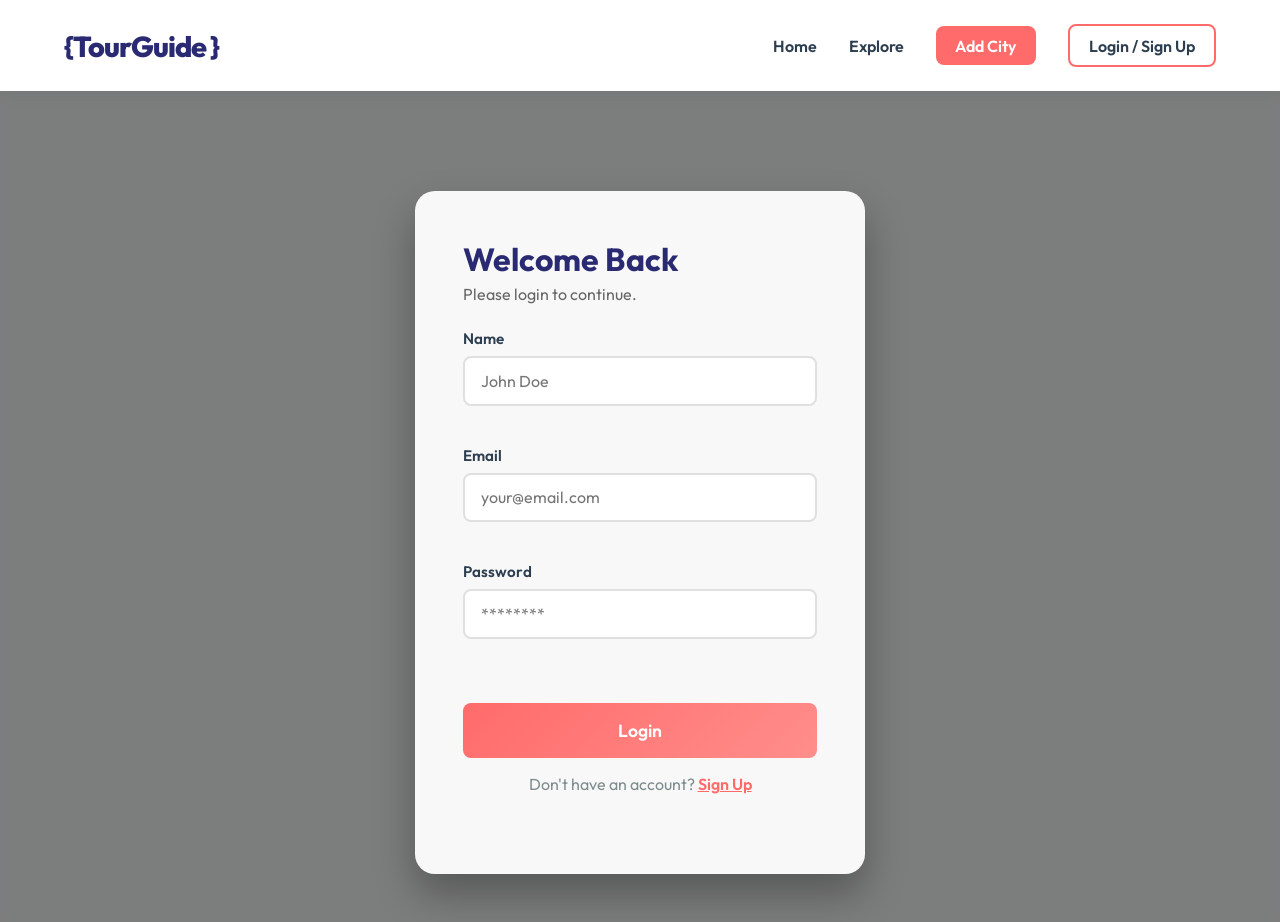
<file: index.html>
<!DOCTYPE html>
<html lang="en">
<head>
    <meta charset="UTF-8">
    <meta name="viewport" content="width=device-width, initial-scale=1.0">
    <title>TourGuide - Global Tourism</title>
    <meta name="description" content="Discover the best cities, foods, and natural wonders around the world.">
    <link rel="stylesheet" href="css/style.css">
    <link href="https://fonts.googleapis.com/css2?family=Outfit:wght@300;400;600;800&display=swap" rel="stylesheet">
</head>
<body>
    <nav class="navbar">
        <div class="logo">{TourGuide }</div>
        <ul class="nav-links">
            <li><a href="index.html" class="active">Home</a></li>
            <li><a href="explore.html">Explore</a></li>
            <li><a href="add-city.html" class="btn btn-primary">Add City</a></li>
        </ul>
    </nav>

    <header class="hero scale-in">
        <div class="hero-content">
            <h1 class="animate-text">Discover Your Next Adventure</h1>
            <p class="animate-text-delay">Explore hidden gems, world-class cuisine, and spectacular nature.</p>
            <a href="explore.html" class="btn btn-large animate-button">Start Exploring</a>
        </div>
    </header>

    <section class="features">
        <div class="feature-card fade-up">
            <img src="img/feature_city.png" alt="Vibrant Cities" class="feature-img">
            <h3>Vibrant Cities</h3>
            <p>From Tokyo to New York, explore the best urban destinations.</p>
        </div>
         <div class="feature-card fade-up delay-1">
            <img src="img/feature_cuisine.png" alt="Local Cuisine" class="feature-img">
            <h3>Local Cuisine</h3>
            <p>Taste the world with our guide to authentic local foods.</p>
        </div>
         <div class="feature-card fade-up delay-2">
            <img src="img/feature_nature.png" alt="Natural Wonders" class="feature-img">
            <h3>Natural Wonders</h3>
            <p>Breathtaking natural wonders and landscapes await you.</p>
        </div>
    </section>

    <script src="js/auth.js"></script>
    <script src="js/main.js"></script>
</body>
</html>
</file>
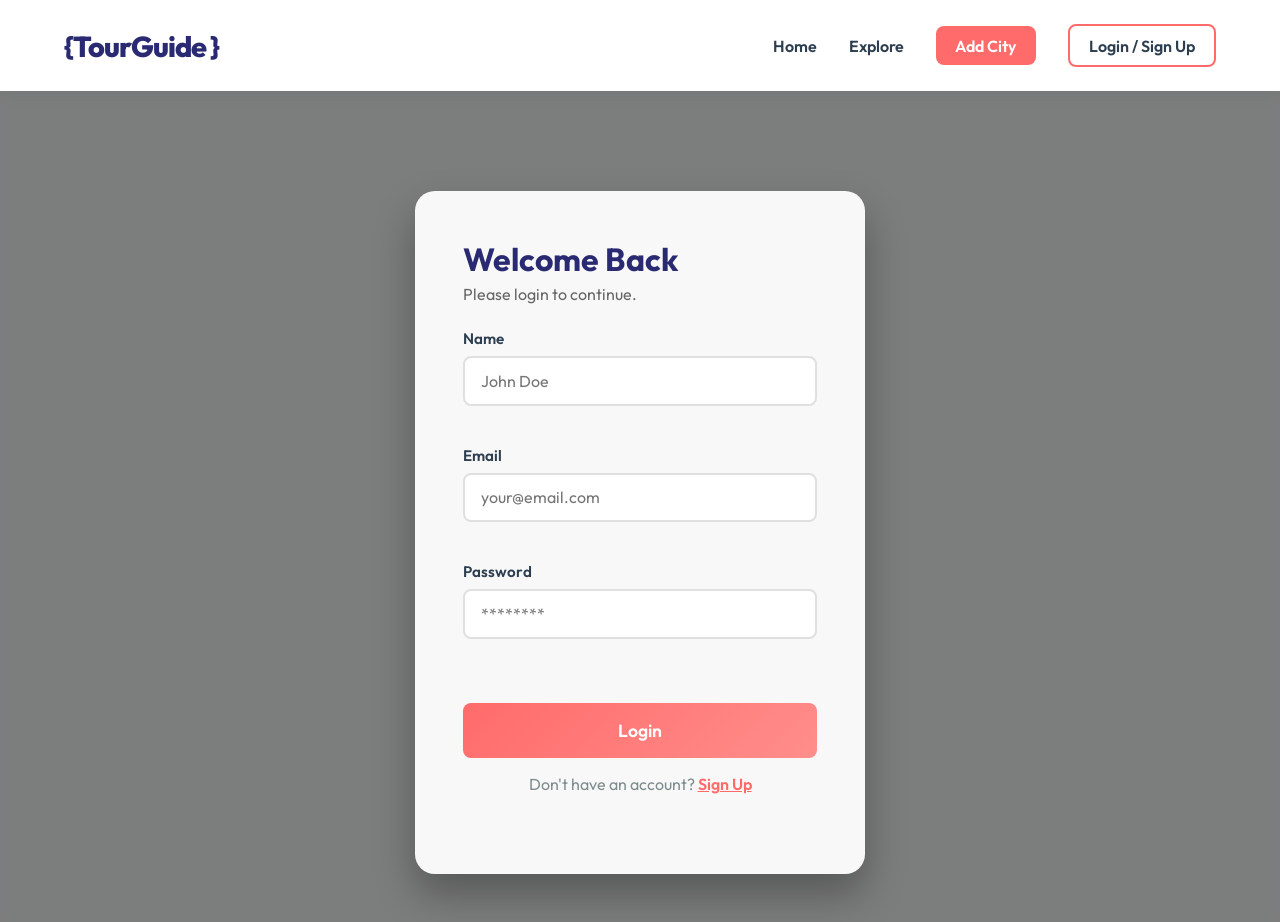
<file: category.html>
<!DOCTYPE html>
<html lang="en">
<head>
    <meta charset="UTF-8">
    <meta name="viewport" content="width=device-width, initial-scale=1.0">
    <title>Category - TourGuide</title>
    <link rel="stylesheet" href="css/style.css">
    <link href="https://fonts.googleapis.com/css2?family=Outfit:wght@300;400;600;800&display=swap" rel="stylesheet">
</head>
<body>
    <nav class="navbar">
        <div class="logo">{TourGuide }</div>
        <ul class="nav-links">
            <li><a href="index.html">Home</a></li>
            <li><a href="explore.html" class="active">Explore</a></li>
            <li><a href="add-city.html" class="btn btn-primary">Add City</a></li>
        </ul>
    </nav>

    <div class="page-header" id="categoryHeader">
        <h1 id="pageTitle">Loading...</h1>
        <p>Discover the finest places curated by our team and community.</p>
    </div>

    <section class="details-grid" id="cityList">
        <!-- Javascript will populate this section based on the URL query string -->
    </section>

    <!-- Modal Backdrop and Container -->
    <div class="modal-backdrop" id="modalBackdrop">
        <div class="modal-window scale-in">
            <button class="modal-close" id="modalClose">&times;</button>
            <div class="modal-header">
                <img src="" id="modalImg" alt="City Image" />
            </div>
            <div class="modal-body">
                <h2 id="modalTitle">City Name</h2>
                <div class="modal-tags">
                    <span class="tag" id="modalLocation">📍 Location</span>
                    <span class="tag" id="modalBudget">💰 Budget</span>
                </div>
                <h3>History</h3>
                <p id="modalHistory">History goes here</p>
                <h3>Local Food & Recipes</h3>
                <p id="modalRecipes">Food recipes and famous meals</p>
                <h3 id="modalDetailsHeader">Submission Details</h3>
                <p id="modalDetails">Description details</p>
                <div class="modal-footer">
                    <small id="modalAuthor">Submitted by: Author</small>
                </div>
            </div>
        </div>
    </div>

    <!-- Load data first, then logic -->
    <script src="js/auth.js"></script>
    <script src="js/data.js"></script>
    <script src="js/category.js"></script>
    <script src="js/main.js"></script>
</body>
</html>
</file>
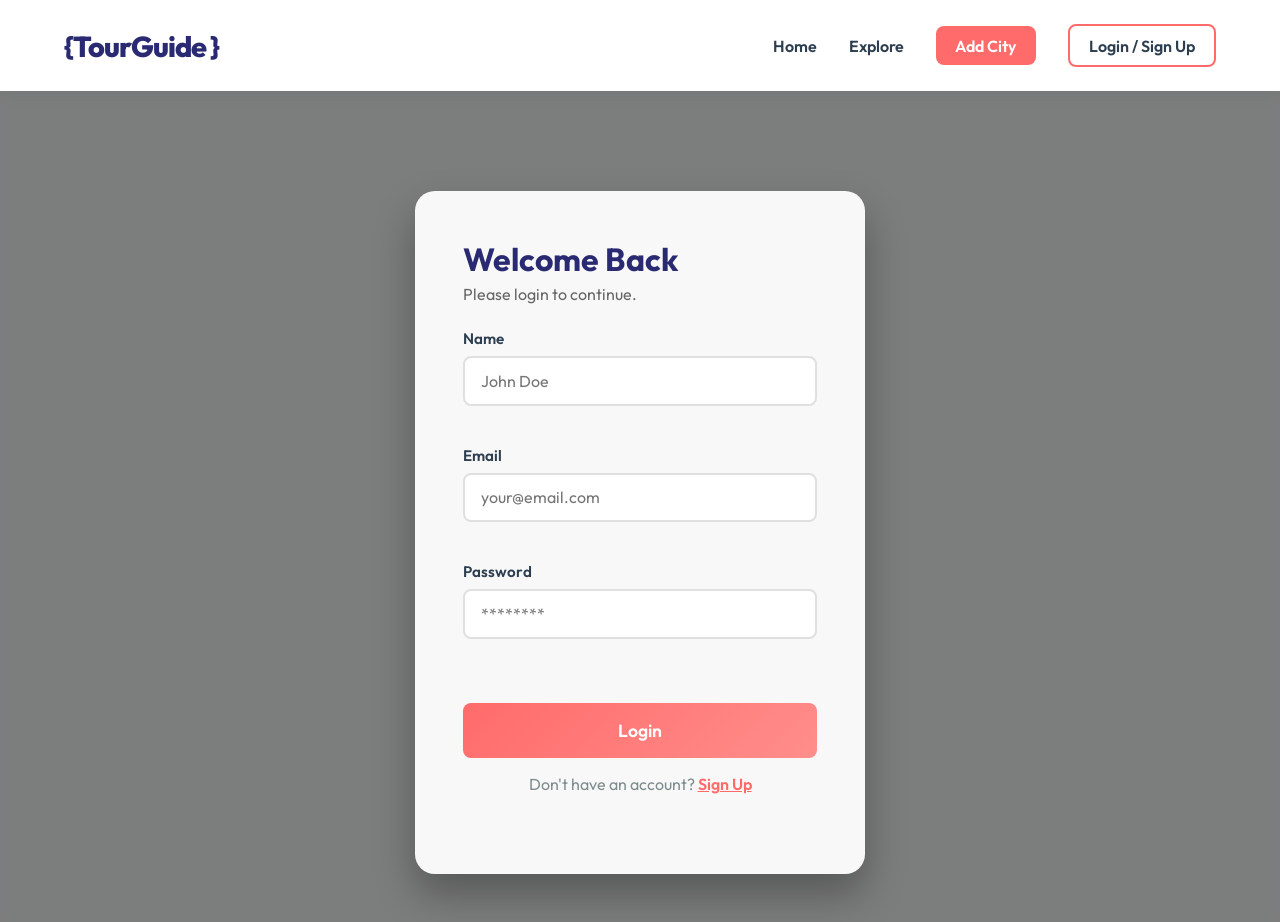
<file: explore.html>
<!DOCTYPE html>
<html lang="en">
<head>
    <meta charset="UTF-8">
    <meta name="viewport" content="width=device-width, initial-scale=1.0">
    <title>Explore - TourGuide</title>
    <link rel="stylesheet" href="css/style.css">
    <link href="https://fonts.googleapis.com/css2?family=Outfit:wght@300;400;600;800&display=swap" rel="stylesheet">
</head>
<body>
    <nav class="navbar">
        <div class="logo">{TourGuide }</div>
        <ul class="nav-links">
            <li><a href="index.html">Home</a></li>
            <li><a href="explore.html" class="active">Explore</a></li>
            <li><a href="add-city.html" class="btn btn-primary">Add City</a></li>
        </ul>
    </nav>

    <div class="page-header">
        <h1>Explore The World</h1>
        <p>Discover categories that spark your curiosity</p>
    </div>

    <section class="category-grid">
        <div class="category-card slide-in-left">
            <div class="category-image historic-bg"></div>
            <div class="category-content">
                <h2>Historic Places</h2>
                <p>Step back in time and visit the majestic monuments and ancient civilizations.</p>
                <a href="category.html?type=historic" class="btn btn-outline">View History</a>
            </div>
        </div>

        <div class="category-card slide-in-right delay-1">
            <div class="category-image food-bg"></div>
            <div class="category-content">
                <h2>Foods</h2>
                <p>Taste the most spectacular street foods and Michelin cuisines from around the globe.</p>
                <a href="category.html?type=food" class="btn btn-outline">View Local Cuisine</a>
            </div>
        </div>
        
        <div class="category-card slide-in-left delay-2">
            <div class="category-image festival-bg"></div>
            <div class="category-content">
                <h2>Local Festivals</h2>
                <p>Experience the vibrancy of culture in action, from Rio Carnival to Diwali.</p>
                <a href="category.html?type=festivals" class="btn btn-outline">View Festivals</a>
            </div>
        </div>

        <div class="category-card slide-in-right">
            <div class="category-image wonders-bg"></div>
            <div class="category-content">
                <h2>Natural Wonders</h2>
                <p>Majestic landscapes blending with raw nature, ready to be explored.</p>
                <a href="category.html?type=wonders" class="btn btn-outline">View Wonders</a>
            </div>
        </div>

        <div class="category-card slide-in-left delay-1">
            <div class="category-image museum-bg"></div>
            <div class="category-content">
                <h2>Museums & Art</h2>
                <p>Marvel at the finest collections of global art, history, and scientific discovery.</p>
                <a href="category.html?type=museums" class="btn btn-outline">View Museums</a>
            </div>
        </div>

        <div class="category-card slide-in-right delay-2">
            <div class="category-image hidden-bg"></div>
            <div class="category-content">
                <h2>Hidden Gems</h2>
                <p>Discover untouched locations off the beaten path that most tourists miss.</p>
                <a href="category.html?type=hidden" class="btn btn-outline">View Secrets</a>
            </div>
        </div>
    </section>

    <script src="js/auth.js"></script>
    <script src="js/main.js"></script>
</body>
</html>
</file>
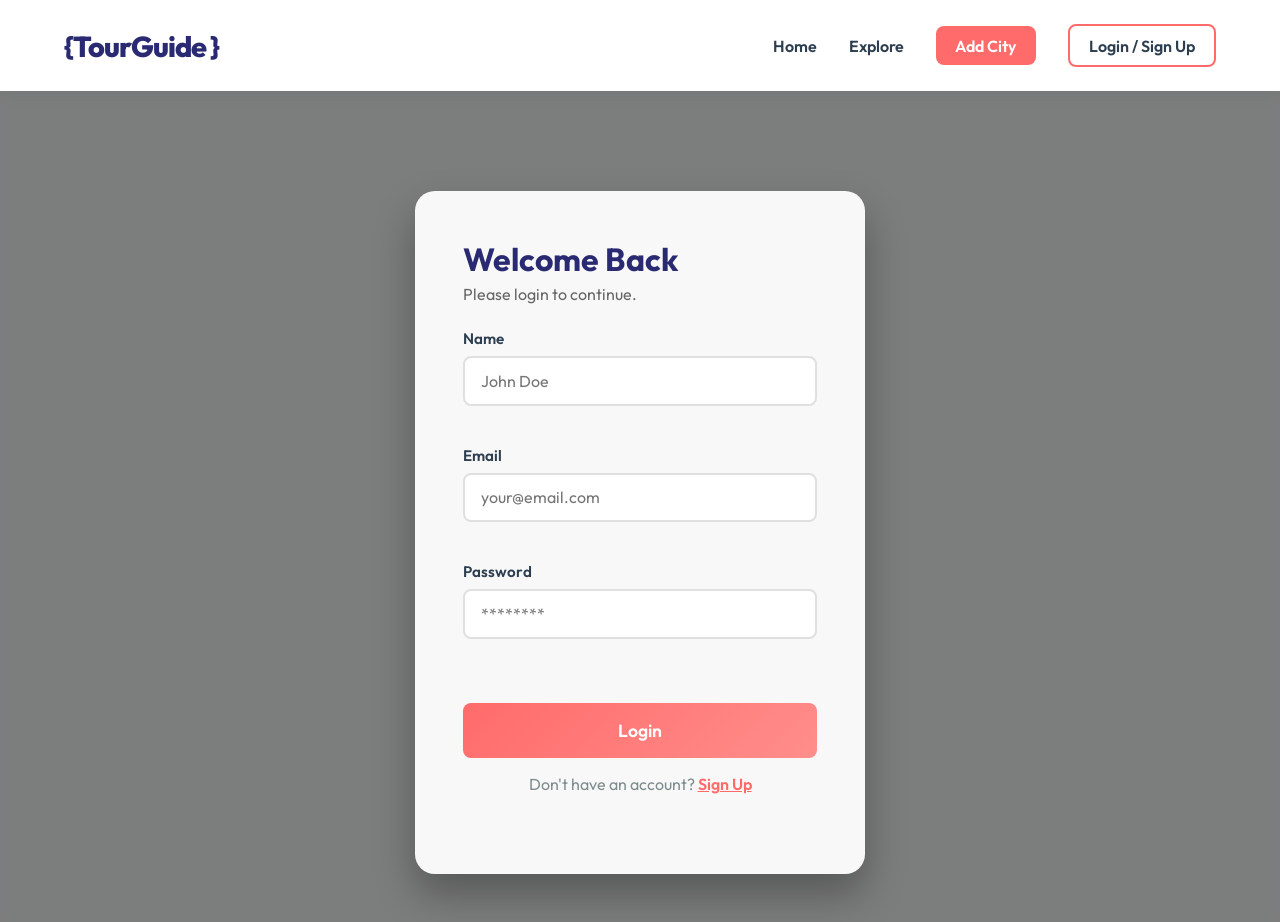
<file: login.html>
<!DOCTYPE html>
<html lang="en">
<head>
    <meta charset="UTF-8">
    <meta name="viewport" content="width=device-width, initial-scale=1.0">
    <title>Login - TourGuide</title>
    <link rel="stylesheet" href="css/style.css">
    <link href="https://fonts.googleapis.com/css2?family=Outfit:wght@300;400;600;800&display=swap" rel="stylesheet">
</head>
<body>
    <nav class="navbar">
        <div class="logo">{TourGuide }</div>
        <ul class="nav-links">
            <li><a href="index.html">Home</a></li>
            <li><a href="explore.html">Explore</a></li>
            <li><a href="add-city.html" class="btn btn-primary">Add City</a></li>
        </ul>
    </nav>

    <div class="form-container fade-in" style="min-height: 80vh; display: flex; align-items: center; justify-content: center; padding-top: 100px;">
        <div class="form-box glassmorphism scale-in" style="max-width: 450px; width: 100%;">
            <h2 style="margin-bottom: 5px;">Welcome Back</h2>
            <p style="margin-bottom: 25px; color: #666;">Please login to continue.</p>
            <form id="loginForm">
                <div class="input-group">
                    <label for="name">Name</label>
                    <input type="text" id="name" required placeholder="John Doe">
                    <span class="error-message" id="name-error"></span>
                </div>
                <div class="input-group">
                    <label for="email">Email</label>
                    <input type="email" id="email" required placeholder="your@email.com">
                    <span class="error-message" id="email-error"></span>
                </div>
                <div class="input-group">
                    <label for="password">Password</label>
                    <input type="password" id="password" required placeholder="********">
                    <span class="error-message" id="password-error"></span>
                </div>
                <button type="submit" class="btn btn-large w-100" style="margin-top: 1.5rem;">Login</button>
                <div class="status-message" id="statusMsg" style="margin-top: 15px;"></div>
                <p style="text-align: center; margin-top: 1rem;">Don't have an account? <a href="signup.html" style="color: var(--primary); font-weight: 600;">Sign Up</a></p>
            </form>
        </div>
    </div>

    <script src="js/auth.js"></script>
    <script>
        document.getElementById("loginForm").addEventListener("submit", (e) => {
            e.preventDefault();
            const name = document.getElementById("name").value.trim();
            const email = document.getElementById("email").value.trim();
            const password = document.getElementById("password").value;
            
            let isValid = true;
            if(!name.match(/^[a-zA-Z ]+$/)) {
                document.getElementById("name-error").innerText = "Please enter a valid name";
                isValid = false;
            } else {
                document.getElementById("name-error").innerText = "";
            }
            if(!email.match(/^\S+@\S+\.\S+$/)) {
                document.getElementById("email-error").innerText = "Please enter a valid email";
                isValid = false;
            } else {
                document.getElementById("email-error").innerText = "";
            }

            if (!isValid) return;

            const success = loginUser(email, password);
            if(success) {
                document.getElementById("statusMsg").innerText = "Login successful! Redirecting...";
                document.getElementById("statusMsg").style.color = "green";
                setTimeout(() => { window.location.href = "index.html"; }, 1000);
            } else {
                document.getElementById("statusMsg").innerText = "Invalid credentials. Have you signed up?";
                document.getElementById("statusMsg").style.color = "red";
            }
        });
    </script>
    <script src="js/main.js"></script>
</body>
</html>
</file>
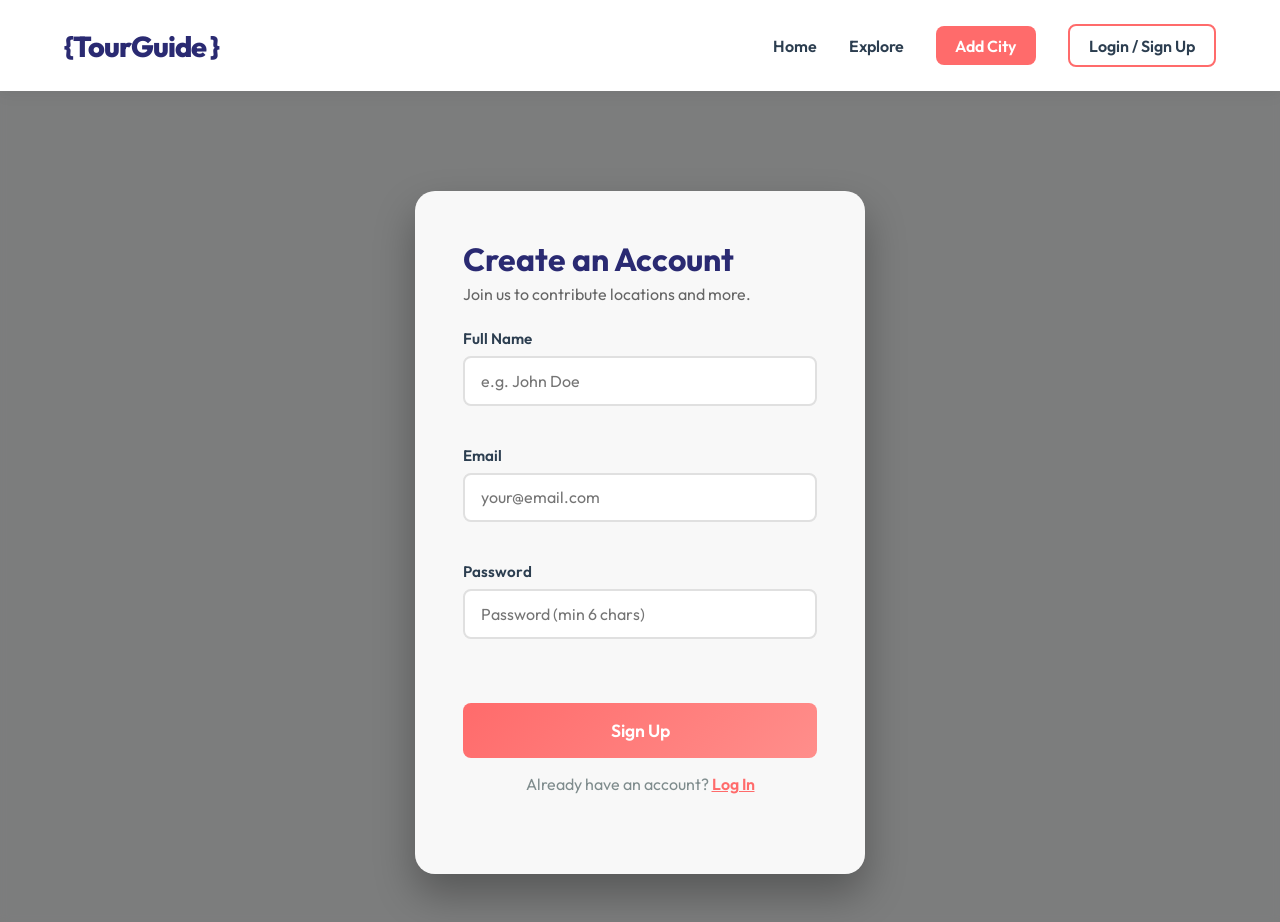
<file: signup.html>
<!DOCTYPE html>
<html lang="en">
<head>
    <meta charset="UTF-8">
    <meta name="viewport" content="width=device-width, initial-scale=1.0">
    <title>Sign Up - TourGuide</title>
    <link rel="stylesheet" href="css/style.css">
    <link href="https://fonts.googleapis.com/css2?family=Outfit:wght@300;400;600;800&display=swap" rel="stylesheet">
</head>
<body>
    <nav class="navbar">
        <div class="logo">{TourGuide }</div>
        <ul class="nav-links">
            <li><a href="index.html">Home</a></li>
            <li><a href="explore.html">Explore</a></li>
            <li><a href="add-city.html" class="btn btn-primary">Add City</a></li>
        </ul>
    </nav>

    <div class="form-container fade-in" style="min-height: 80vh; display: flex; align-items: center; justify-content: center; padding-top: 100px;">
        <div class="form-box glassmorphism scale-in" style="max-width: 450px; width: 100%;">
            <h2 style="margin-bottom: 5px;">Create an Account</h2>
            <p style="margin-bottom: 25px; color: #666;">Join us to contribute locations and more.</p>
            <form id="signupForm">
                <div class="input-group">
                    <label for="name">Full Name</label>
                    <input type="text" id="name" required placeholder="e.g. John Doe">
                    <span class="error-message" id="name-error"></span>
                </div>
                <div class="input-group">
                    <label for="email">Email</label>
                    <input type="email" id="email" required placeholder="your@email.com">
                    <span class="error-message" id="email-error"></span>
                </div>
                <div class="input-group">
                    <label for="password">Password</label>
                    <input type="password" id="password" required placeholder="Password (min 6 chars)" minlength="6">
                    <span class="error-message" id="password-error"></span>
                </div>
                <button type="submit" class="btn btn-large w-100" style="margin-top: 1.5rem;">Sign Up</button>
                <div class="status-message" id="statusMsg" style="margin-top: 15px;"></div>
                <p style="text-align: center; margin-top: 1rem;">Already have an account? <a href="login.html" style="color: var(--primary); font-weight: 600;">Log In</a></p>
            </form>
        </div>
    </div>

    <script src="js/auth.js"></script>
    <script>
        document.getElementById("signupForm").addEventListener("submit", (e) => {
            e.preventDefault();
            const name = document.getElementById("name").value.trim();
            const email = document.getElementById("email").value.trim();
            const password = document.getElementById("password").value;
            
            let isValid = true;
            if(!name.match(/^[a-zA-Z ]+$/)) {
                document.getElementById("name-error").innerText = "Please enter a valid name";
                isValid = false;
            } else {
                document.getElementById("name-error").innerText = "";
            }
            if(!email.match(/^\S+@\S+\.\S+$/)) {
                document.getElementById("email-error").innerText = "Please enter a valid email";
                isValid = false;
            } else {
                document.getElementById("email-error").innerText = "";
            }
            if(password.length < 6) {
                document.getElementById("password-error").innerText = "Password must be at least 6 characters";
                isValid = false;
            } else {
                document.getElementById("password-error").innerText = "";
            }

            if (!isValid) return;

            const success = signupUser(name, email, password);
            if(success) {
                document.getElementById("statusMsg").innerText = "Account created! Redirecting...";
                document.getElementById("statusMsg").style.color = "green";
                setTimeout(() => { window.location.href = "index.html"; }, 1000);
            } else {
                document.getElementById("statusMsg").innerText = "An account with this email already exists.";
                document.getElementById("statusMsg").style.color = "red";
            }
        });
    </script>
    <script src="js/main.js"></script>
</body>
</html>
</file>
<file: css/style.css>
/* CSS Root Variables & Setup */
:root {
    --primary: #FF6B6B;
    --secondary: #4ECDC4;
    --dark: #2A2A72;
    --light: #F9FAFB;
    --text-main: #2C3E50;
    --text-muted: #7F8C8D;
}

* {
    margin: 0;
    padding: 0;
    box-sizing: border-box;
    font-family: 'Outfit', sans-serif;
}

body {
    background-color: var(--light);
    color: var(--text-main);
    overflow-x: hidden;
}

/* Navbar */
.navbar {
    display: flex;
    justify-content: space-between;
    align-items: center;
    padding: 1.5rem 5%;
    background-color: white;
    box-shadow: 0 4px 15px rgba(0,0,0,0.05);
    position: sticky;
    top: 0;
    z-index: 100;
}

.logo {
    font-size: 1.8rem;
    font-weight: 800;
    color: var(--dark);
    letter-spacing: -1px;
}

.nav-links {
    list-style: none;
    display: flex;
    gap: 2rem;
    align-items: center;
}

.nav-links a {
    text-decoration: none;
    color: var(--text-main);
    font-weight: 600;
    transition: color 0.3s ease;
}

.nav-links a:hover, .nav-links a.active {
    color: var(--primary);
}

/* Buttons */
.btn {
    padding: 0.6rem 1.2rem;
    border-radius: 8px;
    text-decoration: none;
    font-weight: 600;
    cursor: pointer;
    transition: transform 0.3s ease, box-shadow 0.3s ease;
    border: none;
    display: inline-block;
}

.btn-primary {
    background-color: var(--primary);
    color: white !important;
}

.btn-primary:hover {
    transform: translateY(-2px);
    box-shadow: 0 5px 15px rgba(255, 107, 107, 0.4);
}

.btn-large {
    padding: 1rem 2rem;
    font-size: 1.1rem;
    background: linear-gradient(135deg, var(--primary), #FF8E8B);
    color: white;
}

.btn-outline {
    background: transparent;
    border: 2px solid var(--primary);
    color: var(--primary);
}

.btn-outline:hover {
    background: var(--primary);
    color: white !important;
}

.w-100 {
    width: 100%;
}

/* Hero Section */
.hero {
    height: 80vh;
    background: linear-gradient(rgba(42, 42, 114, 0.8), rgba(42, 42, 114, 0.5)), url('https://images.unsplash.com/photo-1476514525535-07fb3b4ae5f1?ixlib=rb-4.0.3&auto=format&fit=crop&w=1950&q=80') center/cover;
    display: flex;
    align-items: center;
    justify-content: center;
    text-align: center;
    color: white;
    padding: 2rem;
}

.hero h1 {
    font-size: 4rem;
    margin-bottom: 1rem;
    text-shadow: 2px 2px 10px rgba(0,0,0,0.3);
}

.hero p {
    font-size: 1.2rem;
    margin-bottom: 2rem;
    opacity: 0.9;
}

/* Features Grid */
.features {
    display: grid;
    grid-template-columns: repeat(auto-fit, minmax(300px, 1fr));
    gap: 2rem;
    padding: 5rem 5%;
    max-width: 1400px;
    margin: 0 auto;
}

.feature-card {
    background: white;
    padding: 2rem;
    border-radius: 12px;
    box-shadow: 0 10px 30px rgba(0,0,0,0.05);
    text-align: center;
    transition: transform 0.4s cubic-bezier(0.175, 0.885, 0.32, 1.275);
}

.feature-card:hover {
    transform: translateY(-10px) scale(1.02);
}

.feature-card .feature-img {
    width: 100%;
    height: 180px;
    object-fit: cover;
    border-radius: 8px;
    margin-bottom: 1rem;
}

/* Explore Page */
.page-header {
    text-align: center;
    padding: 4rem 1rem;
    background: var(--dark);
    color: white;
}

.page-header h1 {
    font-size: 2.5rem;
    margin-bottom: 0.5rem;
}

.category-grid {
    display: flex;
    flex-direction: column;
    gap: 3rem;
    padding: 4rem 5%;
    max-width: 1000px;
    margin: 0 auto;
}

.category-card {
    display: flex;
    background: white;
    border-radius: 16px;
    overflow: hidden;
    box-shadow: 0 10px 30px rgba(0,0,0,0.08);
}

.category-image {
    flex: 1;
    min-height: 250px;
    background-size: cover;
    background-position: center;
    transition: transform 0.5s ease;
}

.category-card:hover .category-image {
    transform: scale(1.05);
}

.food-bg { background-image: url('https://images.unsplash.com/photo-1555939594-58d7cb561ad1?ixlib=rb-4.0.3&auto=format&fit=crop&w=800&q=80'); }
.festival-bg { background-image: url('https://images.unsplash.com/photo-1514525253161-7a46d19cd819?ixlib=rb-4.0.3&auto=format&fit=crop&w=800&q=80'); }
.wonders-bg { background-image: url('https://images.unsplash.com/photo-1433086966358-54859d0ed716?ixlib=rb-4.0.3&auto=format&fit=crop&w=800&q=80'); }
.historic-bg { background-image: url('https://images.unsplash.com/photo-1548013146-72479768bada?ixlib=rb-4.0.3&auto=format&fit=crop&w=800&q=80'); }
.museum-bg { background-image: url('../img/museum_tab.png'); }
.hidden-bg { background-image: url('https://images.unsplash.com/photo-1469854523086-cc02fe5d8800?ixlib=rb-4.0.3&auto=format&fit=crop&w=800&q=80'); }

.category-content {
    flex: 1;
    padding: 3rem;
    display: flex;
    flex-direction: column;
    justify-content: center;
    align-items: flex-start;
    z-index: 1;
    background: white;
}

.category-content p {
    margin: 1rem 0 2rem;
    color: var(--text-muted);
    font-size: 1.1rem;
    line-height: 1.6;
}

/* Category Cities Detail Grid */
.details-grid {
    display: grid;
    grid-template-columns: repeat(auto-fit, minmax(280px, 1fr));
    gap: 2rem;
    padding: 3rem 5%;
    max-width: 1200px;
    margin: 0 auto;
    min-height: 50vh;
}

.detail-card {
    background: white;
    border-radius: 12px;
    padding: 1.5rem;
    box-shadow: 0 8px 25px rgba(0,0,0,0.06);
    display: flex;
    flex-direction: column;
    align-items: flex-start;
    transition: transform 0.3s ease, box-shadow 0.3s ease;
    cursor: pointer;
}

.detail-card:hover {
    transform: translateY(-8px);
    box-shadow: 0 12px 30px rgba(0,0,0,0.15);
}

.card-icon {
    width: 100%;
    height: 160px;
    background-size: cover;
    background-position: center;
    border-radius: 8px;
    margin-bottom: 1.5rem;
}

.card-content h3 {
    color: var(--dark);
    margin-bottom: 0.5rem;
    font-size: 1.4rem;
}

.card-content .description {
    color: var(--text-main);
    line-height: 1.5;
    margin-bottom: 1rem;
}

.card-content .author {
    font-size: 0.85rem;
    color: var(--text-muted);
    font-weight: 500;
    border-top: 1px solid #eee;
    padding-top: 1rem;
    width: 100%;
}

.click-more {
    font-size: 0.85rem; color: var(--primary); font-weight: 600; margin-top: auto; margin-bottom: 1rem;
}

.empty-state {
    grid-column: 1 / -1;
    text-align: center;
    font-size: 1.2rem;
    color: var(--text-muted);
    padding: 3rem;
}

/* Form Page */
.form-container {
    padding: 3rem 1rem;
    background: url('https://images.unsplash.com/photo-1506929562872-bb421503ef21?ixlib=rb-4.0.3&auto=format&fit=crop&w=1950&q=80') center/cover;
    position: relative;
    display: flex;
    justify-content: center;
}

.form-container::before {
    content: '';
    position: absolute;
    inset: 0;
    background: rgba(0,0,0,0.5);
    backdrop-filter: blur(5px);
}

.glassmorphism {
    background: rgba(255, 255, 255, 0.95);
    backdrop-filter: blur(10px);
    border-radius: 20px;
    padding: 3rem;
    width: 100%;
    max-width: 600px;
    box-shadow: 0 20px 40px rgba(0,0,0,0.3);
    position: relative;
    z-index: 2;
}

.glassmorphism h2 {
    margin-bottom: 0.5rem;
    color: var(--dark);
    font-size: 2rem;
}

.glassmorphism p {
    margin-bottom: 2rem;
    color: var(--text-muted);
}

.input-group {
    margin-bottom: 1.2rem;
    text-align: left;
}

.input-group label {
    display: block;
    margin-bottom: 0.5rem;
    font-weight: 600;
    font-size: 0.95rem;
}

.input-group input, .input-group textarea, .input-group select {
    width: 100%;
    padding: 0.8rem 1rem;
    border: 2px solid #E0E0E0;
    border-radius: 8px;
    font-family: inherit;
    transition: all 0.3s ease;
    font-size: 1rem;
    background-color: white;
}

.input-group textarea {
    resize: vertical;
    min-height: 80px;
}

.input-group input:focus, .input-group textarea:focus, .input-group select:focus {
    outline: none;
    border-color: var(--primary);
    box-shadow: 0 0 0 3px rgba(255, 107, 107, 0.15);
}

.error-message {
    color: #E74C3C;
    font-size: 0.85rem;
    margin-top: 0.3rem;
    display: block;
    min-height: 16px;
    font-weight: 500;
}

.status-message {
    margin-top: 1rem;
    text-align: center;
    font-weight: 600;
    opacity: 0;
    transition: opacity 0.3s ease;
}
.status-message.success { opacity: 1; color: #2ECC71; }

/* Modal Setup */
.modal-backdrop {
    position: fixed;
    top: 0; left: 0; width: 100vw; height: 100vh;
    background: rgba(0,0,0,0.6);
    display: flex;
    align-items: center; justify-content: center;
    z-index: 1000;
    opacity: 0; pointer-events: none;
    transition: opacity 0.3s ease;
    backdrop-filter: blur(5px);
}
.modal-backdrop.active {
    opacity: 1; pointer-events: auto;
}
.modal-window {
    background: white;
    width: 90%; max-width: 600px;
    border-radius: 20px;
    overflow: hidden;
    box-shadow: 0 25px 50px rgba(0,0,0,0.2);
    position: relative;
    max-height: 90vh;
    display: flex; flex-direction: column;
}
.modal-close {
    position: absolute; top: 15px; right: 15px;
    background: rgba(0,0,0,0.5); color: white;
    border: none; border-radius: 50%;
    width: 35px; height: 35px;
    font-size: 1.2rem; cursor: pointer;
    z-index: 2;
}
.modal-header img {
    width: 100%; height: 250px;
    object-fit: cover;
}
.modal-body {
    padding: 2rem;
    overflow-y: auto;
}
.modal-body h2 {
    color: var(--dark); margin-bottom: 0.5rem; font-size: 1.8rem;
}
.modal-tags {
    display: flex; gap: 10px; margin-bottom: 1.5rem; flex-wrap: wrap;
}
.tag {
    background: #E8F5FE; color: var(--dark);
    padding: 5px 12px; border-radius: 20px; font-size: 0.85rem; font-weight: 600;
}
.modal-body h3 {
    color: var(--primary); font-size: 1.1rem; margin: 1rem 0 0.5rem;
}
.modal-body p {
    color: var(--text-main); font-size: 0.95rem; line-height: 1.6;
}
.modal-footer {
    margin-top: 1.5rem; border-top: 1px solid #EEE; padding-top: 1rem; color: var(--text-muted);
}

/* Animations */
@keyframes fadeInUp {
    from { opacity: 0; transform: translateY(30px); }
    to { opacity: 1; transform: translateY(0); }
}
@keyframes slideInLeft {
    from { opacity: 0; transform: translateX(-50px); }
    to { opacity: 1; transform: translateX(0); }
}
@keyframes slideInRight {
    from { opacity: 0; transform: translateX(50px); }
    to { opacity: 1; transform: translateX(0); }
}
@keyframes scaleIn {
    from { opacity: 0; transform: scale(0.9); }
    to { opacity: 1; transform: scale(1); }
}
@keyframes shake {
    0%, 100% { transform: translateX(0); }
    25% { transform: translateX(-10px); }
    75% { transform: translateX(10px); }
}

.fade-up { animation: fadeInUp 0.8s cubic-bezier(0.175, 0.885, 0.32, 1.275) forwards; opacity: 0; }
.slide-in-left { animation: slideInLeft 0.8s ease forwards; opacity: 0; }
.slide-in-right { animation: slideInRight 0.8s ease forwards; opacity: 0; }
.scale-in { animation: scaleIn 0.8s ease forwards; }
.delay-1 { animation-delay: 0.2s; }
.delay-2 { animation-delay: 0.4s; }
.shake-error { animation: shake 0.4s ease; }
.animate-text { animation: fadeInUp 0.8s ease forwards; opacity: 0; }
.animate-text-delay { animation: fadeInUp 0.8s ease forwards 0.2s; opacity: 0; }
.animate-button { animation: scaleIn 0.8s ease forwards 0.4s; opacity: 0; }

/* Responsive adjustments */
@media (max-width: 768px) {
    .nav-links { display: none; }
    .hero h1 { font-size: 2.5rem; }
    .category-card { flex-direction: column; }
    .category-image { min-height: 200px; }
    .modal-window { width: 95%; height: 95vh; max-height: 95vh; }
}
</file>
